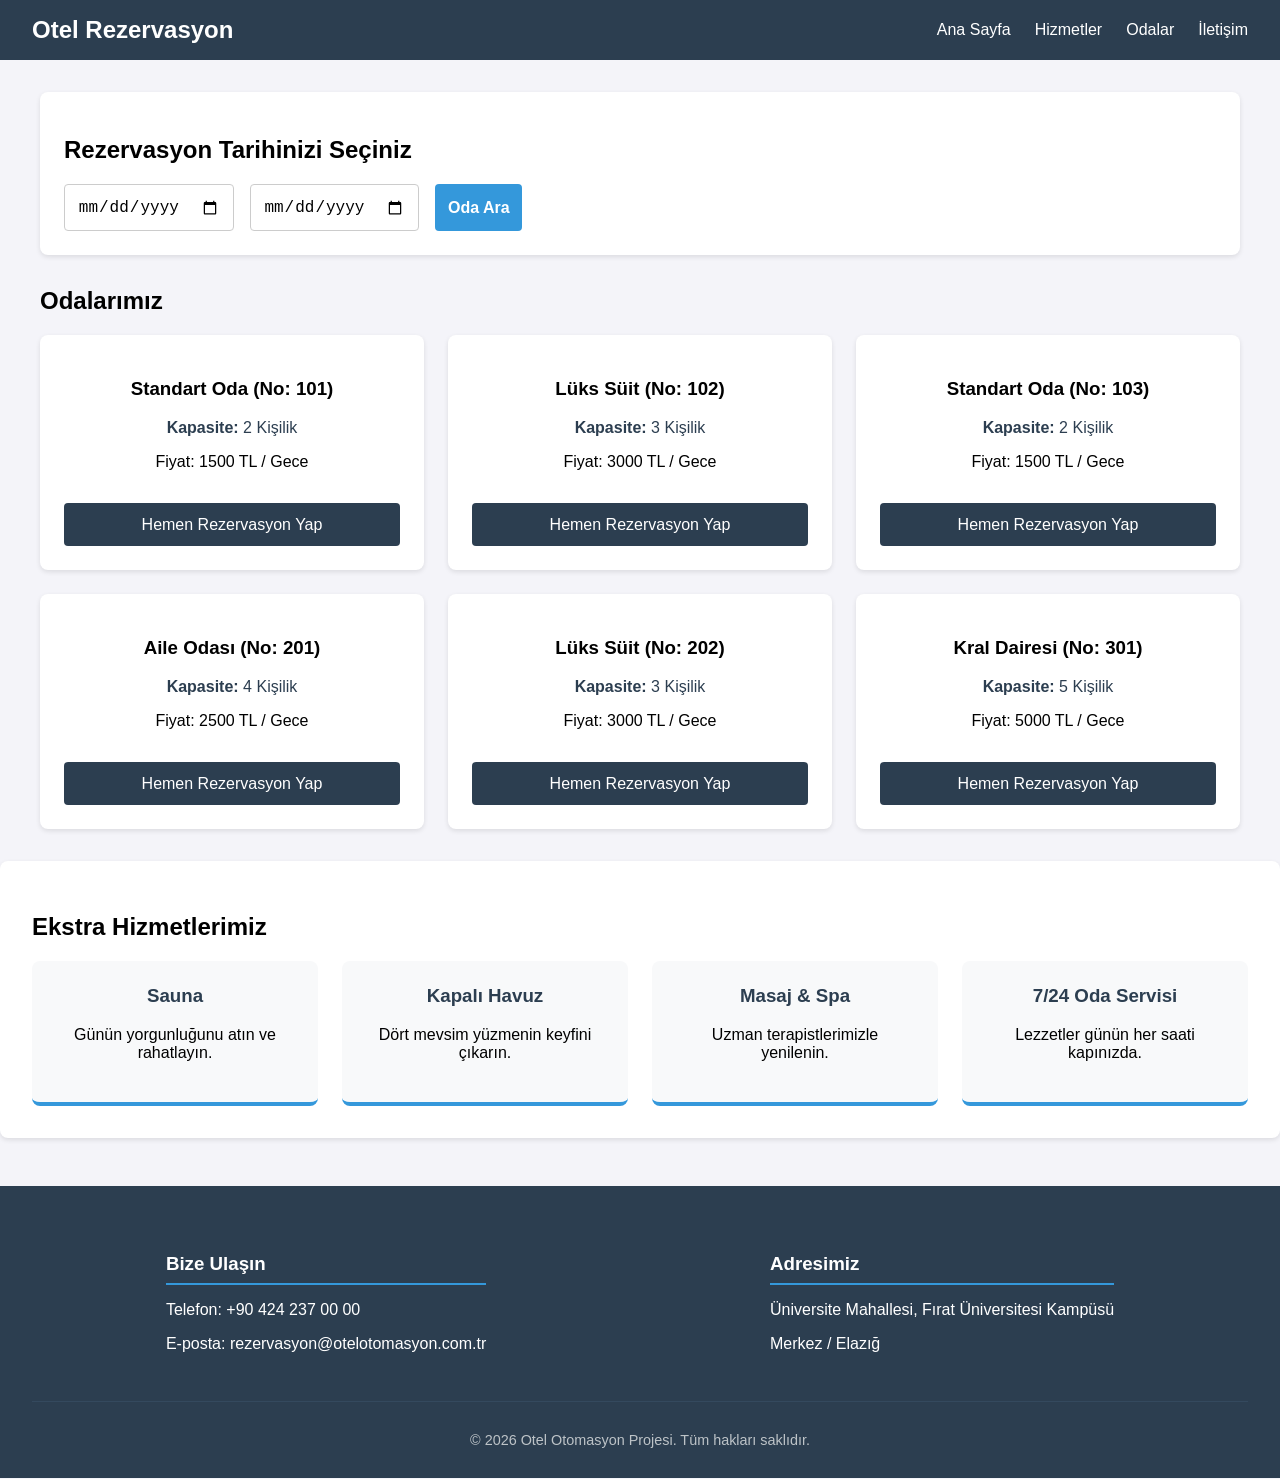
<file: OneDrive/Ekler/Masaüstü/otelotomasyonu_frontend/Otel-Otomasyonu/frontend/index.html>
<!DOCTYPE html>
<html lang="tr">

<head>
    <meta charset="UTF-8">
    <meta name="viewport" content="width=device-width, initial-scale=1.0">
    <title>Otel Otomasyon Projesi</title>
    <link rel="stylesheet" href="stil.css">
</head>

<body>
    <header>
        <div class="logo">Otel Rezervasyon</div>
        <nav>
            <ul>
                <li><a href="#">Ana Sayfa</a></li>
                <li><a href="#hizmetlerimiz">Hizmetler</a></li>
                <li><a href="#odalarimiz">Odalar</a></li>
                <li><a href="#iletisim">İletişim</a></li>
            </ul>
        </nav>
    </header>

    <main>
        <section class="arama-kismi">
            <h2>Rezervasyon Tarihinizi Seçiniz</h2>
            <form id="aramaFormu">
                <input type="date" id="girisTarihi" required>
                <input type="date" id="cikisTarihi" required>
                <button type="submit">Oda Ara</button>
            </form>
        </section>



        <section id="odalarimiz" class="odalar-kismi">
            <h2>Odalarımız</h2>
            <div class="oda-izgarasi" id="odaListesi">
            </div>
        </section>
    </main>
    <section id="hizmetlerimiz" class="hizmetler-kismi">
        <h2>Ekstra Hizmetlerimiz</h2>
        <div class="hizmet-izgarasi">
            <div class="hizmet-karti">
                <h3>Sauna</h3>
                <p>Günün yorgunluğunu atın ve rahatlayın.</p>
            </div>
            <div class="hizmet-karti">
                <h3>Kapalı Havuz</h3>
                <p>Dört mevsim yüzmenin keyfini çıkarın.</p>
            </div>
            <div class="hizmet-karti">
                <h3>Masaj & Spa</h3>
                <p>Uzman terapistlerimizle yenilenin.</p>
            </div>
            <div class="hizmet-karti">
                <h3>7/24 Oda Servisi</h3>
                <p>Lezzetler günün her saati kapınızda.</p>
            </div>
        </div>
    </section>
    <footer id="iletisim">
        <div class="footer-icerik">
            <div class="footer-sutun">
                <h3>Bize Ulaşın</h3>
                <p>Telefon: +90 424 237 00 00</p>
                <p>E-posta: rezervasyon@otelotomasyon.com.tr</p>
            </div>
            <div class="footer-sutun">
                <h3>Adresimiz</h3>
                <p>Üniversite Mahallesi, Fırat Üniversitesi Kampüsü</p>
                <p>Merkez / Elazığ</p>
            </div>
        </div>
        <div class="footer-alt">
            <p>&copy; 2026 Otel Otomasyon Projesi. Tüm hakları saklıdır.</p>
        </div>
    </footer>

    <script src="islem.js"></script>
</body>

</html>
</file>
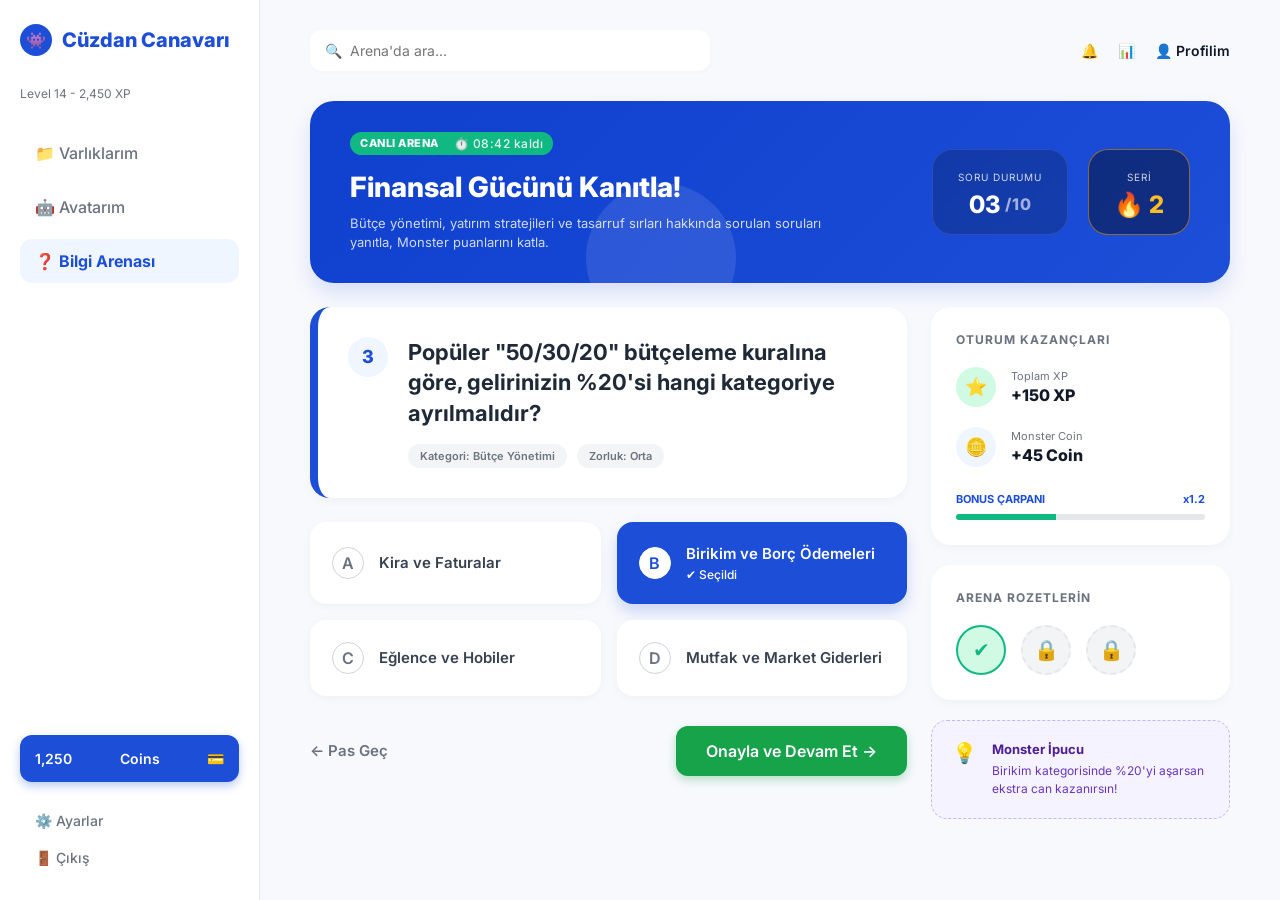
<file: quiz.html>
<!DOCTYPE html>
<html lang="tr">
<head>
    <meta charset="UTF-8">
    <meta name="viewport" content="width=device-width, initial-scale=1.0">
    <title>Cüzdan Canavarı - Bilgi Arenası</title>
    <link href="https://fonts.googleapis.com/css2?family=Inter:wght@400;500;600;700;800&display=swap" rel="stylesheet">
    <style>
        /* GENEL TASARIM AYARLARI */
        :root {
            --bg-body: #f8f9fd;
            --bg-sidebar: #ffffff;
            --primary-blue: #1d4ed8; /* Tasarımdaki koyu mavi */
            --primary-light: #eff6ff;
            --text-dark: #111827;
            --text-gray: #6b7280;
            --text-light: #9ca3af;
            --success-green: #10b981;
            --success-light: #d1fae5;
            --border-color: #e5e7eb;
        }

        * { margin: 0; padding: 0; box-sizing: border-box; font-family: 'Inter', sans-serif; }
        body { background-color: var(--bg-body); display: flex; height: 100vh; overflow: hidden; color: var(--text-dark); }

        /* --- SOL MENÜ (SIDEBAR) --- */
        .sidebar {
            width: 260px; background: var(--bg-sidebar); border-right: 1px solid var(--border-color);
            display: flex; flex-direction: column; padding: 24px 20px;
        }
        .brand { font-size: 20px; font-weight: 800; color: var(--primary-blue); margin-bottom: 30px; display: flex; align-items: center; gap: 10px; }
        .brand-icon { background: var(--primary-blue); color: white; width: 32px; height: 32px; border-radius: 50%; display: flex; align-items: center; justify-content: center; font-size: 16px;}
        
        .user-profile-badge { display: flex; align-items: center; gap: 12px; margin-bottom: 30px; }
        .user-info h4 { font-size: 14px; margin:0; font-weight: 700;}
        .user-info p { font-size: 12px; color: var(--text-gray); margin:0; }

        .nav-links { list-style: none; flex: 1; }
        .nav-links li { margin-bottom: 10px; }
        .nav-links a { display: flex; align-items: center; gap: 12px; text-decoration: none; color: var(--text-gray); font-weight: 500; padding: 12px 15px; border-radius: 12px; transition: 0.2s; }
        .nav-links a.active { background: var(--primary-light); color: var(--primary-blue); font-weight: 700;}
        .nav-links a:hover:not(.active) { background: #f9fafb; color: var(--text-dark); }

        /* Tasarımdaki Mavi Coin Butonu */
        .coins-btn {
            background: var(--primary-blue); color: white; border: none; padding: 15px; border-radius: 12px;
            font-weight: 600; width: 100%; margin-bottom: 20px; cursor: pointer; display: flex; align-items: center; justify-content: space-between; font-size: 14px; box-shadow: 0 4px 10px rgba(29, 78, 216, 0.3);
        }
        .bottom-links a { display: block; color: var(--text-gray); text-decoration: none; padding: 10px 15px; font-size: 14px; font-weight: 500;}

        /* --- ANA İÇERİK --- */
        .main-content { flex: 1; padding: 30px 50px; overflow-y: auto; display: flex; flex-direction: column; }
        
        .header { display: flex; justify-content: space-between; align-items: center; margin-bottom: 30px; }
        .search-area { flex: 1; max-width: 400px; position: relative; }
        .search-area input { width: 100%; padding: 12px 15px 12px 40px; border: none; border-radius: 12px; background: white; font-size: 14px; outline: none; box-shadow: 0 2px 5px rgba(0,0,0,0.02);}
        .search-area::before { content: "🔍"; position: absolute; left: 15px; top: 12px; color: var(--text-gray); font-size: 14px; }
        .header-icons { display: flex; align-items: center; gap: 20px; font-weight: 600; font-size: 14px;}

        /* --- MAVİ BANNER --- */
        .arena-banner {
            background: linear-gradient(135deg, #0f40ce, #1d4ed8);
            border-radius: 24px; padding: 30px 40px; color: white; display: flex; justify-content: space-between; align-items: center; margin-bottom: 24px; box-shadow: 0 10px 20px rgba(29, 78, 216, 0.15); position: relative; overflow: hidden;
        }
        .banner-bg-circle { position: absolute; bottom: -50px; left: 30%; width: 150px; height: 150px; background: rgba(255,255,255,0.1); border-radius: 50%; }
        .banner-content { position: relative; z-index: 2; max-width: 60%; }
        .live-tag { background: #10b981; color: white; padding: 4px 10px; border-radius: 20px; font-size: 11px; font-weight: 800; letter-spacing: 0.5px; display: inline-flex; align-items: center; gap: 5px; margin-bottom: 15px;}
        .timer { font-size: 12px; font-weight: 500; margin-left: 10px; opacity: 0.9;}
        .banner-content h1 { font-size: 28px; font-weight: 800; margin-bottom: 10px; }
        .banner-content p { font-size: 13px; opacity: 0.8; line-height: 1.5; }
        
        .banner-stats { display: flex; gap: 20px; position: relative; z-index: 2;}
        .stat-circle { background: rgba(0,0,0,0.2); backdrop-filter: blur(5px); border-radius: 20px; padding: 15px 25px; text-align: center; border: 1px solid rgba(255,255,255,0.1);}
        .stat-circle span { font-size: 10px; opacity: 0.8; text-transform: uppercase; letter-spacing: 1px; }
        .stat-circle h3 { font-size: 24px; font-weight: 800; margin-top: 5px; display: flex; align-items: center; justify-content: center; gap: 5px;}

        /* --- GRID DÜZENİ --- */
        .quiz-layout { display: grid; grid-template-columns: 2fr 1fr; gap: 24px; }

        /* Sol Sütun: Soru ve Şıklar */
        .question-card { background: white; border-radius: 20px; padding: 30px; box-shadow: 0 4px 10px rgba(0,0,0,0.03); margin-bottom: 24px; border-left: 8px solid var(--primary-blue); display: flex; gap: 20px; align-items: flex-start;}
        .q-number { width: 40px; height: 40px; background: var(--primary-light); color: var(--primary-blue); border-radius: 50%; display: flex; align-items: center; justify-content: center; font-weight: 800; font-size: 18px; flex-shrink: 0;}
        .q-content h2 { font-size: 22px; font-weight: 700; color: #1f2937; line-height: 1.4; margin-bottom: 15px;}
        .q-tags { display: flex; gap: 10px; }
        .tag { background: #f3f4f6; color: var(--text-gray); font-size: 11px; padding: 5px 12px; border-radius: 20px; font-weight: 600;}

        /* Şıklar Grid'i */
        .options-grid { display: grid; grid-template-columns: 1fr 1fr; gap: 16px; margin-bottom: 30px;}
        .option-card { background: white; border: 2px solid transparent; border-radius: 16px; padding: 20px; display: flex; align-items: center; gap: 15px; cursor: pointer; transition: 0.2s; box-shadow: 0 2px 8px rgba(0,0,0,0.04);}
        .option-card:hover { border-color: var(--primary-light); transform: translateY(-2px); }
        .opt-letter { width: 32px; height: 32px; border-radius: 50%; border: 1px solid #d1d5db; display: flex; align-items: center; justify-content: center; font-weight: 600; color: var(--text-gray); background: white;}
        .opt-text { font-weight: 600; font-size: 15px; color: #374151;}
        
        /* Seçili Şık Stili */
        .option-card.selected { background: var(--primary-blue); border-color: var(--primary-blue); box-shadow: 0 8px 15px rgba(29, 78, 216, 0.2);}
        .option-card.selected .opt-letter { border-color: white; color: var(--primary-blue); }
        .option-card.selected .opt-text { color: white; }
        .selected-icon { display: none; color: white; font-size: 12px; margin-top: 4px; font-weight: 500;}
        .option-card.selected .selected-icon { display: block; }

        /* Alt Butonlar */
        .action-buttons { display: flex; justify-content: space-between; align-items: center; }
        .btn-pass { background: none; border: none; font-weight: 600; color: var(--text-gray); cursor: pointer; font-size: 15px; display: flex; align-items: center; gap: 5px;}
        .btn-pass:hover { color: var(--text-dark); }
        .btn-confirm { background: #16a34a; color: white; border: none; padding: 15px 30px; border-radius: 12px; font-weight: 600; font-size: 16px; cursor: pointer; box-shadow: 0 4px 10px rgba(22, 163, 74, 0.3); transition: 0.2s; display: flex; align-items: center; gap: 8px;}
        .btn-confirm:hover { background: #15803d; transform: translateY(-2px);}

        /* Sağ Sütun: İstatistik ve Rozetler */
        .side-card { background: white; border-radius: 20px; padding: 25px; box-shadow: 0 4px 10px rgba(0,0,0,0.03); margin-bottom: 20px;}
        .side-card h3 { font-size: 12px; text-transform: uppercase; color: var(--text-gray); letter-spacing: 1px; margin-bottom: 20px;}
        
        .earnings-list { display: flex; flex-direction: column; gap: 20px; margin-bottom: 25px;}
        .earning-item { display: flex; align-items: center; gap: 15px; }
        .earning-icon { width: 40px; height: 40px; background: var(--success-light); color: var(--success-green); border-radius: 50%; display: flex; align-items: center; justify-content: center; font-size: 18px;}
        .earning-text p { font-size: 11px; color: var(--text-gray); margin-bottom: 2px;}
        .earning-text h4 { font-size: 16px; font-weight: 800; color: var(--text-dark);}
        
        .bonus-bar-container { margin-top: 10px; }
        .bonus-header { display: flex; justify-content: space-between; font-size: 11px; font-weight: 700; color: var(--primary-blue); margin-bottom: 8px;}
        .bonus-bg { height: 6px; background: #e5e7eb; border-radius: 4px; overflow: hidden;}
        .bonus-fill { height: 100%; background: var(--success-green); width: 40%;}

        /* Rozetler */
        .badges-container { display: flex; gap: 15px; }
        .badge-slot { width: 50px; height: 50px; background: #f3f4f6; border-radius: 50%; display: flex; align-items: center; justify-content: center; color: #d1d5db; font-size: 20px; border: 2px dashed #e5e7eb;}
        .badge-slot.active { background: var(--success-light); border: 2px solid var(--success-green); color: var(--success-green);}

        /* İpucu Kartı */
        .tip-card { background: #f5f3ff; border: 1px dashed #c4b5fd; border-radius: 16px; padding: 20px; display: flex; gap: 15px; align-items: flex-start;}
        .tip-icon { color: #6d28d9; font-size: 20px; }
        .tip-text h4 { font-size: 13px; color: #4c1d95; margin-bottom: 5px; font-weight: 700;}
        .tip-text p { font-size: 12px; color: #5b21b6; line-height: 1.5; opacity: 0.9;}

    </style>
</head>
<body>

    <aside class="sidebar">
        <div class="brand">
            <div class="brand-icon">👾</div>
            Cüzdan Canavarı
        </div>
        
        <div class="user-profile-badge">
            <div class="user-info">
                <h4 style="color: var(--text-gray); font-size: 12px; font-weight: normal;">Level 14 - 2,450 XP</h4>
            </div>
        </div>

        <ul class="nav-links">
            <li><a href="index.html">📁 Varlıklarım</a></li>
            <li><a href="avatar.html">🤖 Avatarım</a></li>
            <li><a href="#" class="active">❓ Bilgi Arenası</a></li>
        </ul>

        <div class="bottom-section" style="margin-top: auto;">
            <button class="coins-btn">
                <span id="sidebar-coins">1,250</span> Coins
                <span>💳</span>
            </button>
            <div class="bottom-links">
                <a href="#">⚙️ Ayarlar</a>
                <a href="#">🚪 Çıkış</a>
            </div>
        </div>
    </aside>

    <main class="main-content">
        
        <div class="header">
            <div class="search-area">
                <input type="text" placeholder="Arena'da ara...">
            </div>
            <div class="header-icons">
                <span>🔔</span> <span>📊</span> <span>👤 Profilim</span>
            </div>
        </div>

        <div class="arena-banner">
            <div class="banner-bg-circle"></div>
            <div class="banner-content">
                <div class="live-tag">CANLI ARENA <span class="timer">⏱️ 08:42 kaldı</span></div>
                <h1>Finansal Gücünü Kanıtla!</h1>
                <p>Bütçe yönetimi, yatırım stratejileri ve tasarruf sırları hakkında sorulan soruları yanıtla, Monster puanlarını katla.</p>
            </div>
            
            <div class="banner-stats">
                <div class="stat-circle">
                    <span>SORU DURUMU</span>
                    <h3>03 <span style="font-size: 16px; opacity:0.6;">/10</span></h3>
                </div>
                <div class="stat-circle" style="background: rgba(0,0,0,0.4); border-color: rgba(255,165,0,0.5);">
                    <span>SERİ</span>
                    <h3 style="color: #fbbf24;">🔥 2</h3>
                </div>
            </div>
        </div>

        <div class="quiz-layout">
            
            <div class="quiz-main">
                <div class="question-card">
                    <div class="q-number">3</div>
                    <div class="q-content">
                        <h2>Popüler "50/30/20" bütçeleme kuralına göre, gelirinizin %20'si hangi kategoriye ayrılmalıdır?</h2>
                        <div class="q-tags">
                            <span class="tag">Kategori: Bütçe Yönetimi</span>
                            <span class="tag">Zorluk: Orta</span>
                        </div>
                    </div>
                </div>

                <div class="options-grid">
                    <div class="option-card" onclick="selectOption(this)">
                        <div class="opt-letter">A</div>
                        <div class="opt-text">
                            Kira ve Faturalar
                            <div class="selected-icon">✔ Seçildi</div>
                        </div>
                    </div>
                    <div class="option-card selected" onclick="selectOption(this)" data-correct="true">
                        <div class="opt-letter">B</div>
                        <div class="opt-text">
                            Birikim ve Borç Ödemeleri
                            <div class="selected-icon">✔ Seçildi</div>
                        </div>
                    </div>
                    <div class="option-card" onclick="selectOption(this)">
                        <div class="opt-letter">C</div>
                        <div class="opt-text">
                            Eğlence ve Hobiler
                            <div class="selected-icon">✔ Seçildi</div>
                        </div>
                    </div>
                    <div class="option-card" onclick="selectOption(this)">
                        <div class="opt-letter">D</div>
                        <div class="opt-text">
                            Mutfak ve Market Giderleri
                            <div class="selected-icon">✔ Seçildi</div>
                        </div>
                    </div>
                </div>

                <div class="action-buttons">
                    <button class="btn-pass">← Pas Geç</button>
                    <button class="btn-confirm" onclick="checkAnswer()">Onayla ve Devam Et →</button>
                </div>
            </div>

            <div class="quiz-sidebar">
                
                <div class="side-card">
                    <h3>OTURUM KAZANÇLARI</h3>
                    <div class="earnings-list">
                        <div class="earning-item">
                            <div class="earning-icon">⭐</div>
                            <div class="earning-text">
                                <p>Toplam XP</p>
                                <h4>+150 XP</h4>
                            </div>
                        </div>
                        <div class="earning-item">
                            <div class="earning-icon" style="color:#1d4ed8; background: #eff6ff;">🪙</div>
                            <div class="earning-text">
                                <p>Monster Coin</p>
                                <h4 id="session-coin-display">+45 Coin</h4>
                            </div>
                        </div>
                    </div>
                    <div class="bonus-bar-container">
                        <div class="bonus-header"><span>BONUS ÇARPANI</span> <span>x1.2</span></div>
                        <div class="bonus-bg"><div class="bonus-fill"></div></div>
                    </div>
                </div>

                <div class="side-card">
                    <h3>Arena Rozetlerin</h3>
                    <div class="badges-container">
                        <div class="badge-slot active">✔</div>
                        <div class="badge-slot">🔒</div>
                        <div class="badge-slot">🔒</div>
                    </div>
                </div>

                <div class="tip-card">
                    <div class="tip-icon">💡</div>
                    <div class="tip-text">
                        <h4>Monster İpucu</h4>
                        <p>Birikim kategorisinde %20'yi aşarsan ekstra can kazanırsın!</p>
                    </div>
                </div>

            </div>
        </div>

    </main>

    <script>
        // Sayfalar Arası Coin Taşıma Mantığı (Hackathon için LocalStorage)
        let userCoins = 1250;
        let sessionCoins = 45; // Bu oturumda kazanılan

        // Sayfa yüklendiğinde LocalStorage'dan coini çek (varsa)
        window.onload = function() {
            if(localStorage.getItem("monsterCoins")) {
                userCoins = parseInt(localStorage.getItem("monsterCoins"));
            }
            updateCoinUI();
        }

        function updateCoinUI() {
            // Sidebar'ı güncelle
            document.getElementById('sidebar-coins').innerText = userCoins.toLocaleString();
            // Oturum kazancını güncelle
            document.getElementById('session-coin-display').innerText = "+" + sessionCoins + " Coin";
        }

        // Şık Seçimi Etkileşimi
        function selectOption(clickedElement) {
            // Önce tüm şıklardan 'selected' sınıfını kaldır
            let options = document.querySelectorAll('.option-card');
            options.forEach(opt => opt.classList.remove('selected'));
            
            // Sadece tıklanana 'selected' sınıfını ekle
            clickedElement.classList.add('selected');
        }

        // Onaylama ve Para Kazanma
        function checkAnswer() {
            // Seçili olan şıkkı bul
            let selectedOption = document.querySelector('.option-card.selected');
            
            if(!selectedOption) {
                alert("Lütfen önce bir şık seçin!");
                return;
            }

            // Doğru mu kontrol et (Biz B şıkkına data-correct="true" verdik)
            if(selectedOption.getAttribute('data-correct') === 'true') {
                // Doğru bildi! Coin ver.
                let kazanilan = 50;
                userCoins += kazanilan;
                sessionCoins += kazanilan;
                
                // Diğer sayfalarda da görünmesi için LocalStorage'a kaydet
                localStorage.setItem("monsterCoins", userCoins);
                
                updateCoinUI();
                
                // Başarı efekti
                selectedOption.style.backgroundColor = "#10b981"; // Yeşile çevir
                selectedOption.style.borderColor = "#10b981";
                alert("🎉 Doğru Cevap! 50 Monster Coin kazandın. Avatar mağazasına gidip harcayabilirsin!");
                
                // Burada normalde Ajax ile sonraki soruya geçilir
            } else {
                // Yanlış cevap
                selectedOption.style.backgroundColor = "#ef4444"; // Kırmızıya çevir
                selectedOption.style.borderColor = "#ef4444";
                alert("❌ Maalesef yanlış cevap. 50/30/20 kuralında %20 Birikime ayrılır. Canavarın biraz üzüldü.");
            }
        }
    </script>
</body>
</html>
</file>
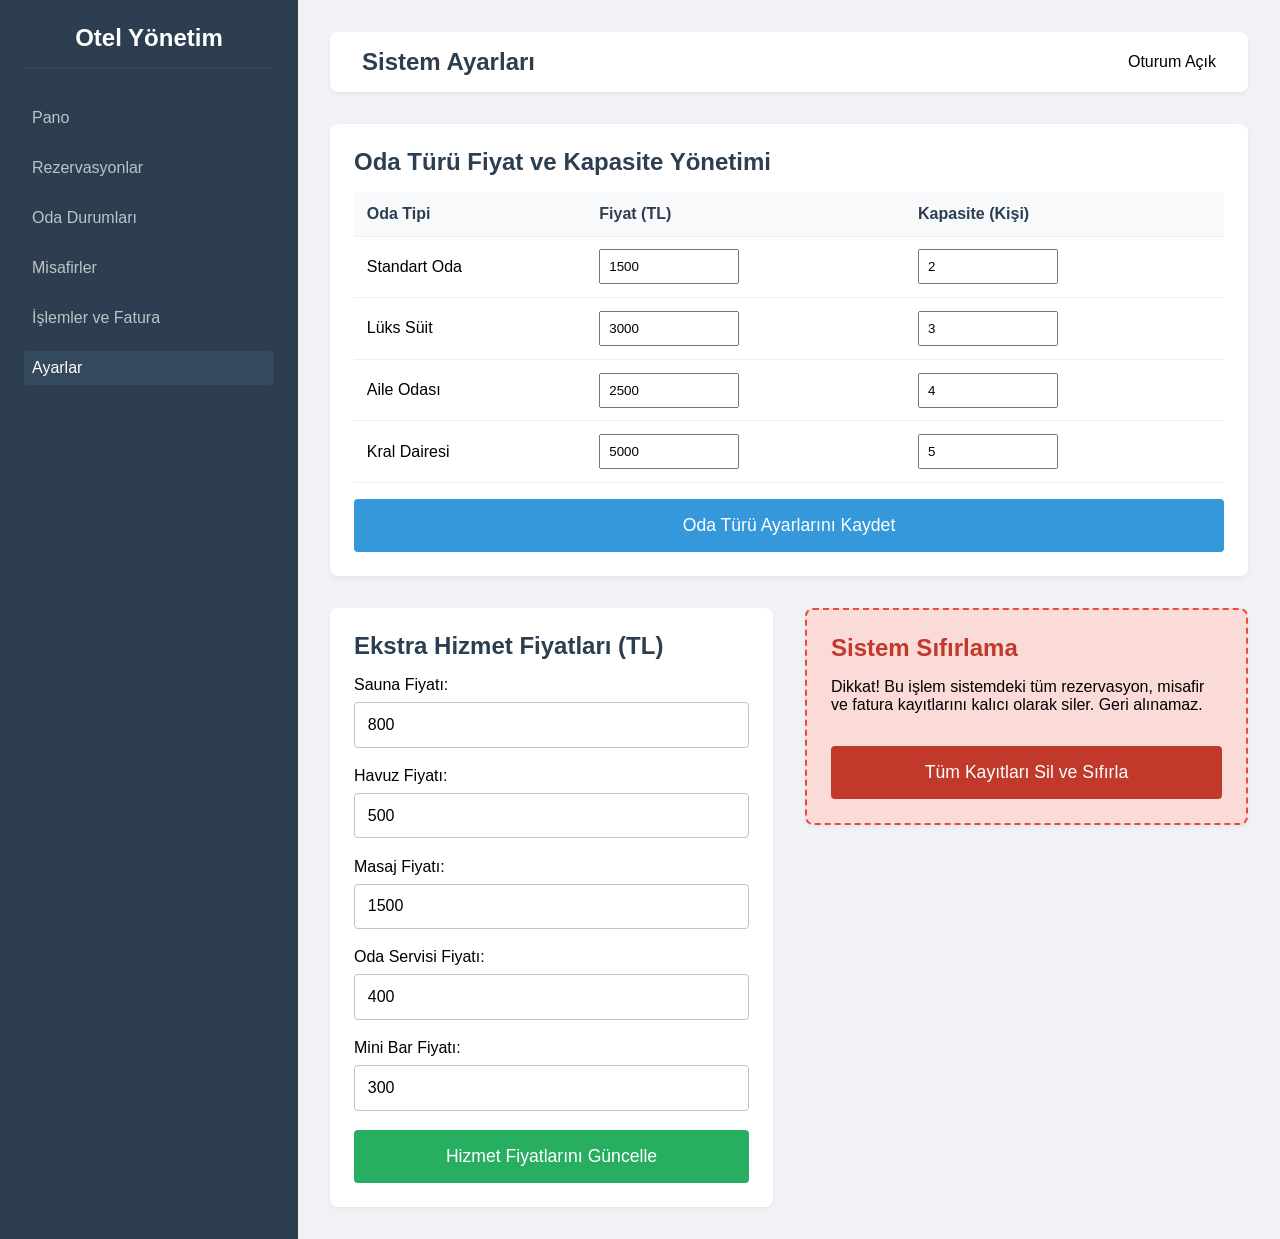
<file: OneDrive/Ekler/Masaüstü/otelotomasyonu_frontend/Otel-Otomasyonu/frontend/admin-ayarlar.html>
<!DOCTYPE html>
<html lang="tr">

<head>
    <meta charset="UTF-8">
    <meta name="viewport" content="width=device-width, initial-scale=1.0">
    <title>Yönetici Panosu - Ayarlar</title>
    <link rel="stylesheet" href="admin.css">
    <style>
        .ayarlar-ana-kapsayici {
            display: flex;
            flex-direction: column;
            gap: 2rem;
        }

        .ayarlar-izgarasi {
            display: grid;
            grid-template-columns: 1fr 1fr;
            gap: 2rem;
            align-items: start;
        }

        .form-grubu {
            margin-bottom: 1.2rem;
            display: flex;
            flex-direction: column;
            gap: 0.5rem;
        }

        .form-grubu input {
            padding: 0.8rem;
            border: 1px solid #bdc3c7;
            border-radius: 4px;
            font-size: 1rem;
        }

        .tehlikeli-alan {
            border: 2px dashed #e74c3c;
            background-color: #fadbd8;
        }

        .tehlikeli-alan h2 {
            color: #c0392b;
        }

        .oda-ayarlari-tablosu {
            width: 100%;
            border-collapse: collapse;
            margin-top: 1rem;
        }

        .oda-ayarlari-tablosu th,
        .oda-ayarlari-tablosu td {
            padding: 0.8rem;
            border-bottom: 1px solid #ecf0f1;
            text-align: left;
        }

        .oda-ayarlari-tablosu input {
            width: 120px;
            padding: 0.5rem;
        }
    </style>
</head>

<body>
    <div class="yonetici-kapsayici">
        <aside class="yan-menu">
            <div class="logo">Otel Yönetim</div>
            <nav>
                <ul>
                    <li><a href="admin.html">Pano</a></li>
                    <li><a href="admin-rezervasyonlar.html">Rezervasyonlar</a></li>
                    <li><a href="admin-odalar.html">Oda Durumları</a></li>
                    <li><a href="admin-misafirler.html">Misafirler</a></li>
                    <li><a href="admin-islemler.html">İşlemler ve Fatura</a></li>
                    <li><a href="admin-ayarlar.html" class="aktif">Ayarlar</a></li>
                </ul>
            </nav>
        </aside>

        <main class="ana-icerik">
            <header class="ust-bilgi">
                <h1>Sistem Ayarları</h1>
                <div class="kullanici-bilgisi">Oturum Açık</div>
            </header>

            <div class="ayarlar-ana-kapsayici">

                <section class="tablo-alani">
                    <div class="tablo-baslik">
                        <h2>Oda Türü Fiyat ve Kapasite Yönetimi</h2>
                    </div>
                    <form id="odaAyarlariFormu">
                        <table class="oda-ayarlari-tablosu">
                            <thead>
                                <tr>
                                    <th>Oda Tipi</th>
                                    <th>Fiyat (TL)</th>
                                    <th>Kapasite (Kişi)</th>
                                </tr>
                            </thead>
                            <tbody id="odaAyarlariGovdesi">
                            </tbody>
                        </table>
                        <button type="submit" class="islem-butonu"
                            style="width: 100%; padding: 1rem; font-size: 1.1rem; background-color: #3498db; margin-top: 1rem;">Oda
                            Türü Ayarlarını Kaydet</button>
                    </form>
                </section>

                <div class="ayarlar-izgarasi">
                    <section class="tablo-alani">
                        <div class="tablo-baslik">
                            <h2>Ekstra Hizmet Fiyatları (TL)</h2>
                        </div>
                        <form id="fiyatAyarlariFormu">
                            <div class="form-grubu">
                                <label for="saunaFiyati">Sauna Fiyatı:</label>
                                <input type="number" id="saunaFiyati" min="0" required>
                            </div>
                            <div class="form-grubu">
                                <label for="havuzFiyati">Havuz Fiyatı:</label>
                                <input type="number" id="havuzFiyati" min="0" required>
                            </div>
                            <div class="form-grubu">
                                <label for="masajFiyati">Masaj Fiyatı:</label>
                                <input type="number" id="masajFiyati" min="0" required>
                            </div>
                            <div class="form-grubu">
                                <label for="odaServisiFiyati">Oda Servisi Fiyatı:</label>
                                <input type="number" id="odaServisiFiyati" min="0" required>
                            </div>
                            <div class="form-grubu">
                                <label for="miniBarFiyati">Mini Bar Fiyatı:</label>
                                <input type="number" id="miniBarFiyati" min="0" required>
                            </div>
                            <button type="submit" class="islem-butonu"
                                style="width: 100%; padding: 1rem; font-size: 1.1rem; background-color: #27ae60;">Hizmet
                                Fiyatlarını Güncelle</button>
                        </form>
                    </section>

                    <section class="tablo-alani tehlikeli-alan">
                        <div class="tablo-baslik">
                            <h2>Sistem Sıfırlama</h2>
                        </div>
                        <p style="margin-bottom: 2rem;">Dikkat! Bu işlem sistemdeki tüm rezervasyon, misafir ve fatura
                            kayıtlarını kalıcı olarak siler. Geri alınamaz.</p>
                        <button id="sistemiSifirlaButonu" class="islem-butonu"
                            style="width: 100%; padding: 1rem; font-size: 1.1rem; background-color: #c0392b;">Tüm
                            Kayıtları Sil ve Sıfırla</button>
                    </section>
                </div>
            </div>
        </main>
    </div>
    <script src="admin-ayarlar.js"></script>
</body>

</html>
</file>
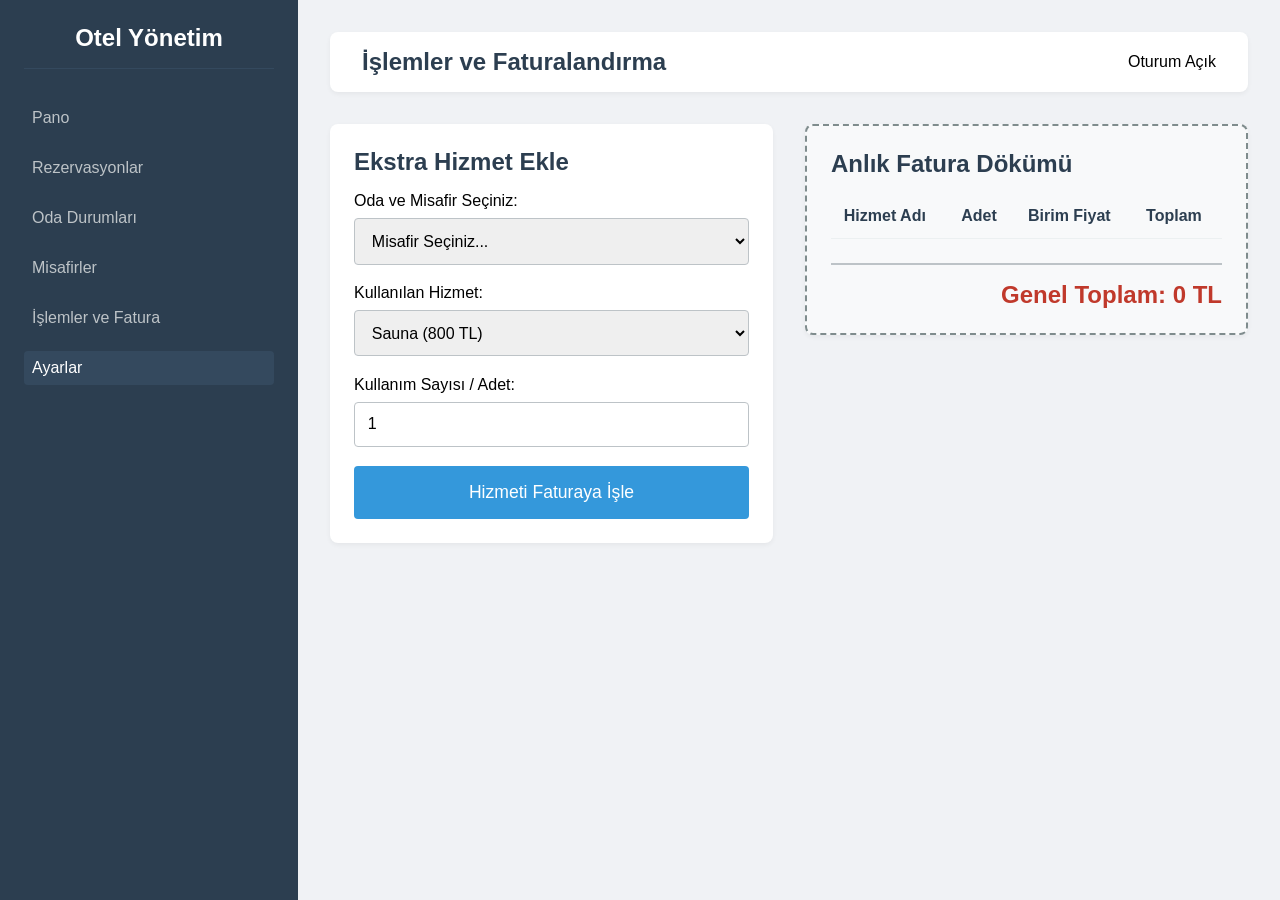
<file: OneDrive/Ekler/Masaüstü/otelotomasyonu_frontend/Otel-Otomasyonu/frontend/admin-islemler.html>
<!DOCTYPE html>
<html lang="tr">

<head>
    <meta charset="UTF-8">
    <meta name="viewport" content="width=device-width, initial-scale=1.0">
    <title>Yönetici Panosu - İşlemler ve Fatura</title>
    <link rel="stylesheet" href="admin.css">
    <style>
        .islem-izgarasi {
            display: grid;
            grid-template-columns: 1fr 1fr;
            gap: 2rem;
            align-items: start;
        }

        .form-grubu {
            margin-bottom: 1.2rem;
            display: flex;
            flex-direction: column;
            gap: 0.5rem;
        }

        .form-grubu select,
        .form-grubu input {
            padding: 0.8rem;
            border: 1px solid #bdc3c7;
            border-radius: 4px;
            font-size: 1rem;
        }

        .fatura-alani {
            background-color: #f8f9fa;
            border: 2px dashed #7f8c8d;
        }

        .toplam-tutar {
            font-size: 1.5rem;
            font-weight: bold;
            text-align: right;
            margin-top: 1.5rem;
            color: #c0392b;
            border-top: 2px solid #bdc3c7;
            padding-top: 1rem;
        }

        .fatura-tablosu {
            width: 100%;
            border-collapse: collapse;
            margin-top: 1rem;
        }

        .fatura-tablosu th,
        .fatura-tablosu td {
            padding: 0.8rem;
            border-bottom: 1px solid #ecf0f1;
            text-align: left;
        }
    </style>
</head>

<body>
    <div class="yonetici-kapsayici">
        <aside class="yan-menu">
            <div class="logo">Otel Yönetim</div>
            <nav>
                <ul>
                    <li><a href="admin.html">Pano</a></li>
                    <li><a href="admin-rezervasyonlar.html">Rezervasyonlar</a></li>
                    <li><a href="admin-odalar.html">Oda Durumları</a></li>
                    <li><a href="admin-misafirler.html">Misafirler</a></li>
                    <li><a href="admin-islemler.html">İşlemler ve Fatura</a></li>
                    <li><a href="admin-ayarlar.html" class="aktif">Ayarlar</a></li>
                </ul>
            </nav>
        </aside>

        <main class="ana-icerik">
            <header class="ust-bilgi">
                <h1>İşlemler ve Faturalandırma</h1>
                <div class="kullanici-bilgisi">Oturum Açık</div>
            </header>

            <div class="islem-izgarasi">
                <section class="tablo-alani">
                    <div class="tablo-baslik">
                        <h2>Ekstra Hizmet Ekle</h2>
                    </div>
                    <div class="form-grubu">
                        <label for="misafirSecimi">Oda ve Misafir Seçiniz:</label>
                        <select id="misafirSecimi">
                            <option value="">Misafir Seçiniz...</option>
                        </select>
                    </div>
                    <div class="form-grubu">
                        <label for="hizmetSecimi">Kullanılan Hizmet:</label>
                        <select id="hizmetSecimi">
                            <option value="Sauna">Sauna (800 TL)</option>
                            <option value="Havuz">Havuz (500 TL)</option>
                            <option value="Masaj">Masaj (1500 TL)</option>
                            <option value="Oda Servisi">Oda Servisi (400 TL)</option>
                            <option value="Mini Bar">Mini Bar (300 TL)</option>
                        </select>
                    </div>
                    <div class="form-grubu">
                        <label for="hizmetAdeti">Kullanım Sayısı / Adet:</label>
                        <input type="number" id="hizmetAdeti" min="1" value="1">
                    </div>
                    <button id="hizmetEkleButonu" class="islem-butonu"
                        style="width: 100%; padding: 1rem; font-size: 1.1rem;">Hizmeti Faturaya İşle</button>
                </section>

                <section class="tablo-alani fatura-alani">
                    <div class="tablo-baslik">
                        <h2>Anlık Fatura Dökümü</h2>
                    </div>
                    <table class="fatura-tablosu">
                        <thead>
                            <tr>
                                <th>Hizmet Adı</th>
                                <th>Adet</th>
                                <th>Birim Fiyat</th>
                                <th>Toplam</th>
                            </tr>
                        </thead>
                        <tbody id="faturaGovdesi">
                        </tbody>
                    </table>
                    <div class="toplam-tutar">Genel Toplam: <span id="genelToplam">0 TL</span></div>
                </section>
            </div>
        </main>
    </div>
    <script src="admin-islemler.js"></script>
</body>

</html>
</file>
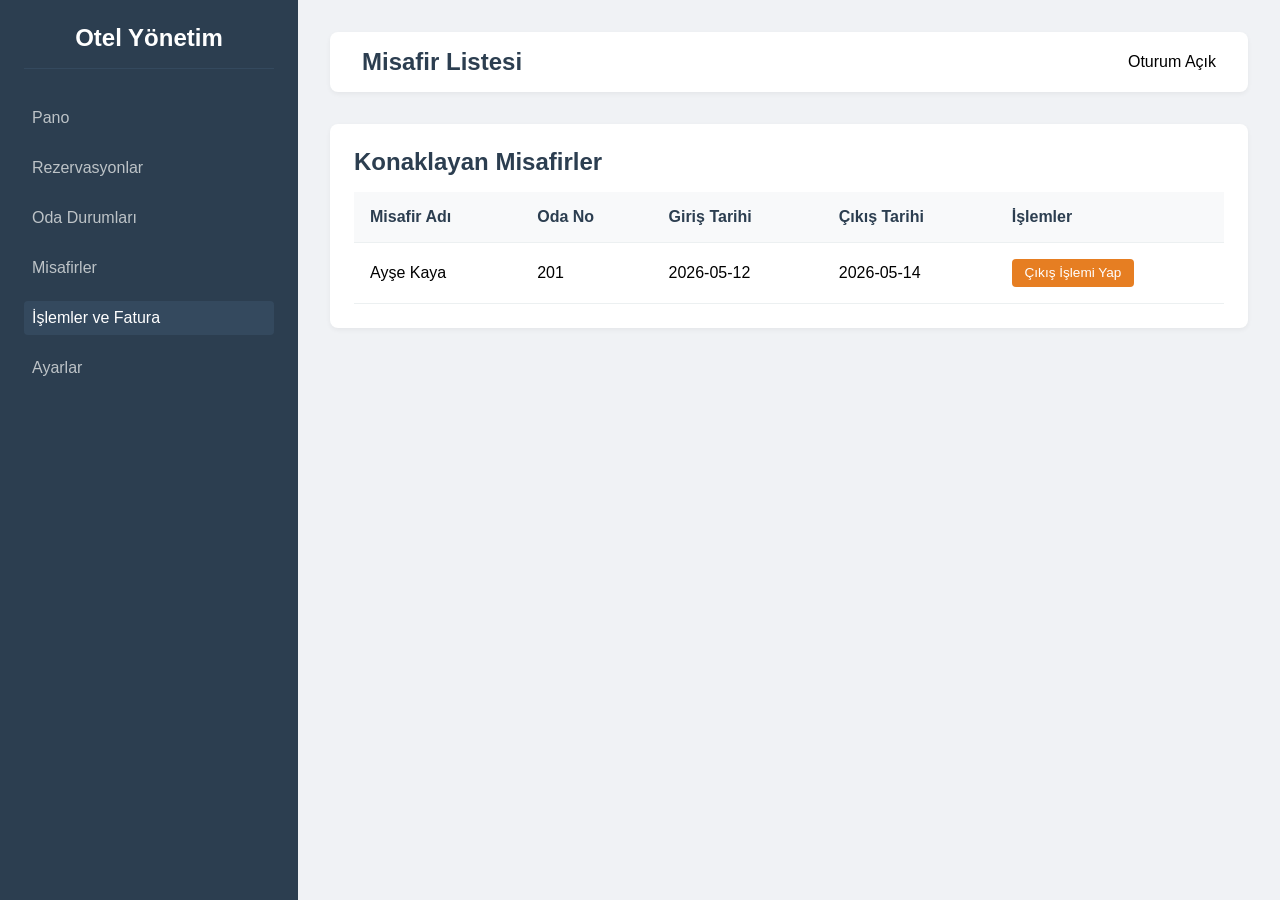
<file: OneDrive/Ekler/Masaüstü/otelotomasyonu_frontend/Otel-Otomasyonu/frontend/admin-misafirler.html>
<!DOCTYPE html>
<html lang="tr">

<head>
    <meta charset="UTF-8">
    <meta name="viewport" content="width=device-width, initial-scale=1.0">
    <title>Yönetici Panosu - Misafirler</title>
    <link rel="stylesheet" href="admin.css">
</head>

<body>
    <div class="yonetici-kapsayici">
        <aside class="yan-menu">
            <div class="logo">Otel Yönetim</div>
            <nav>
                <ul>
                    <li><a href="admin.html">Pano</a></li>
                    <li><a href="admin-rezervasyonlar.html">Rezervasyonlar</a></li>
                    <li><a href="admin-odalar.html">Oda Durumları</a></li>
                    <li><a href="admin-misafirler.html">Misafirler</a></li>
                    <li><a href="admin-islemler.html" class="aktif">İşlemler ve Fatura</a></li>
                    <li><a href="#">Ayarlar</a></li>
                </ul>
            </nav>
        </aside>

        <main class="ana-icerik">
            <header class="ust-bilgi">
                <h1>Misafir Listesi</h1>
                <div class="kullanici-bilgisi">Oturum Açık</div>
            </header>

            <section class="tablo-alani">
                <div class="tablo-baslik">
                    <h2>Konaklayan Misafirler</h2>
                </div>
                <table id="misafirTablosu">
                    <thead>
                        <tr>
                            <th>Misafir Adı</th>
                            <th>Oda No</th>
                            <th>Giriş Tarihi</th>
                            <th>Çıkış Tarihi</th>
                            <th>İşlemler</th>
                        </tr>
                    </thead>
                    <tbody id="misafirGovdesi">
                    </tbody>
                </table>
            </section>
        </main>
    </div>
    <script src="admin-misafirler.js"></script>
</body>

</html>
</file>
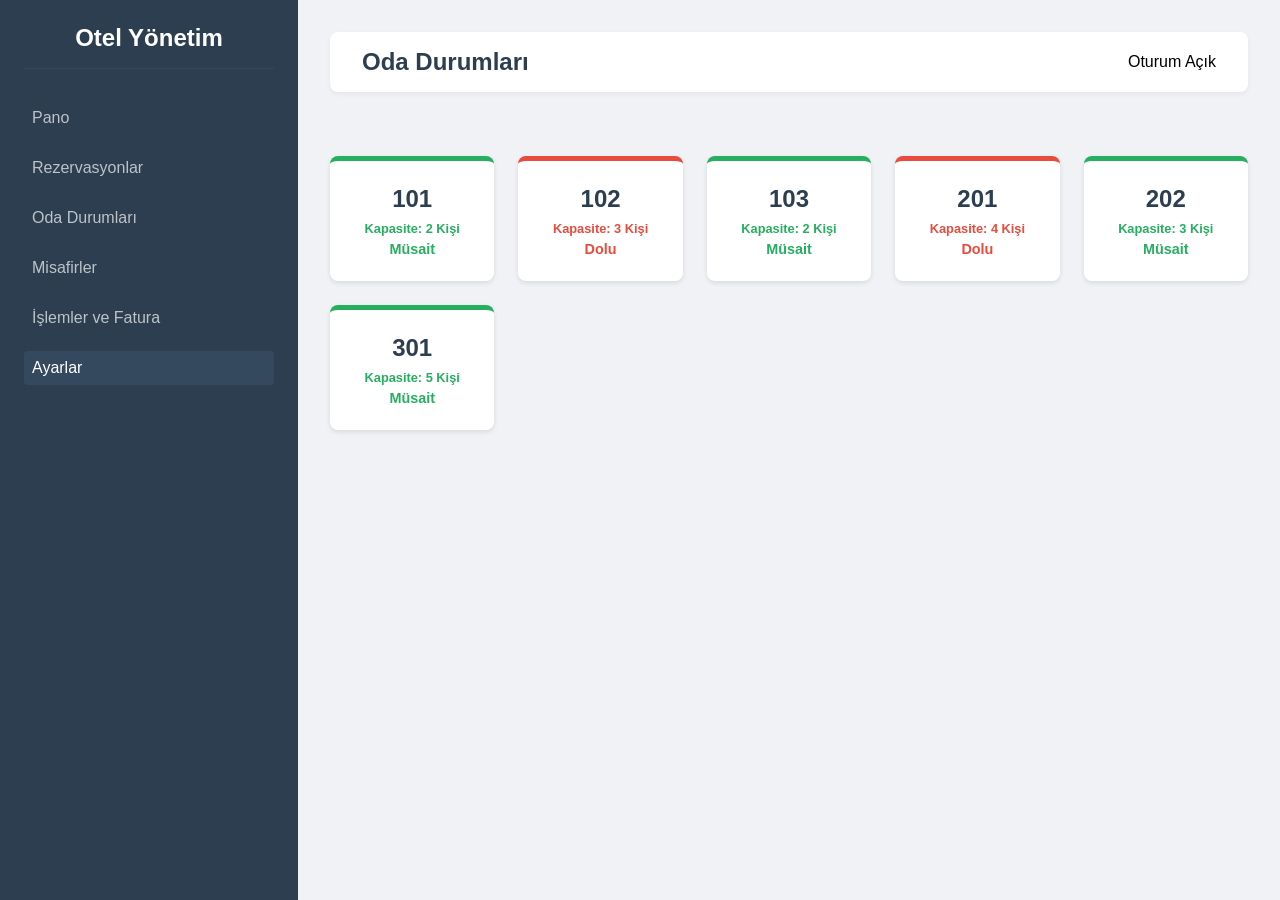
<file: OneDrive/Ekler/Masaüstü/otelotomasyonu_frontend/Otel-Otomasyonu/frontend/admin-odalar.html>
<!DOCTYPE html>
<html lang="tr">

<head>
    <meta charset="UTF-8">
    <meta name="viewport" content="width=device-width, initial-scale=1.0">
    <title>Yönetici Panosu - Oda Durumları</title>
    <link rel="stylesheet" href="admin.css">
    <style>
        .oda-durum-kapsayici {
            display: grid;
            grid-template-columns: repeat(auto-fill, minmax(150px, 1fr));
            gap: 1.5rem;
            margin-top: 2rem;
        }

        .oda-kutu {
            background-color: white;
            border-radius: 8px;
            padding: 1.5rem;
            text-align: center;
            box-shadow: 0 2px 5px rgba(0, 0, 0, 0.1);
            position: relative;
            overflow: hidden;
        }

        .oda-kutu h3 {
            margin: 0 0 0.5rem 0;
            font-size: 1.5rem;
            color: #2c3e50;
        }

        .oda-kutu p {
            margin: 0;
            font-size: 0.9rem;
            font-weight: bold;
        }

        .oda-bos {
            border-top: 5px solid #27ae60;
        }

        .oda-bos p {
            color: #27ae60;
        }

        .oda-dolu {
            border-top: 5px solid #e74c3c;
        }

        .oda-dolu p {
            color: #e74c3c;
        }
    </style>
</head>

<body>
    <div class="yonetici-kapsayici">
        <aside class="yan-menu">
            <div class="logo">Otel Yönetim</div>
            <nav>
                <ul>
                    <li><a href="admin.html">Pano</a></li>
                    <li><a href="admin-rezervasyonlar.html">Rezervasyonlar</a></li>
                    <li><a href="admin-odalar.html">Oda Durumları</a></li>
                    <li><a href="admin-misafirler.html">Misafirler</a></li>
                    <li><a href="admin-islemler.html">İşlemler ve Fatura</a></li>
                    <li><a href="admin-ayarlar.html" class="aktif">Ayarlar</a></li>
                </ul>
            </nav>
        </aside>

        <main class="ana-icerik">
            <header class="ust-bilgi">
                <h1>Oda Durumları</h1>
                <div class="kullanici-bilgisi">Oturum Açık</div>
            </header>

            <section class="oda-durum-kapsayici" id="adminOdaListesi">
            </section>
        </main>
    </div>
    <script src="admin-odalar.js"></script>
</body>

</html>
</file>
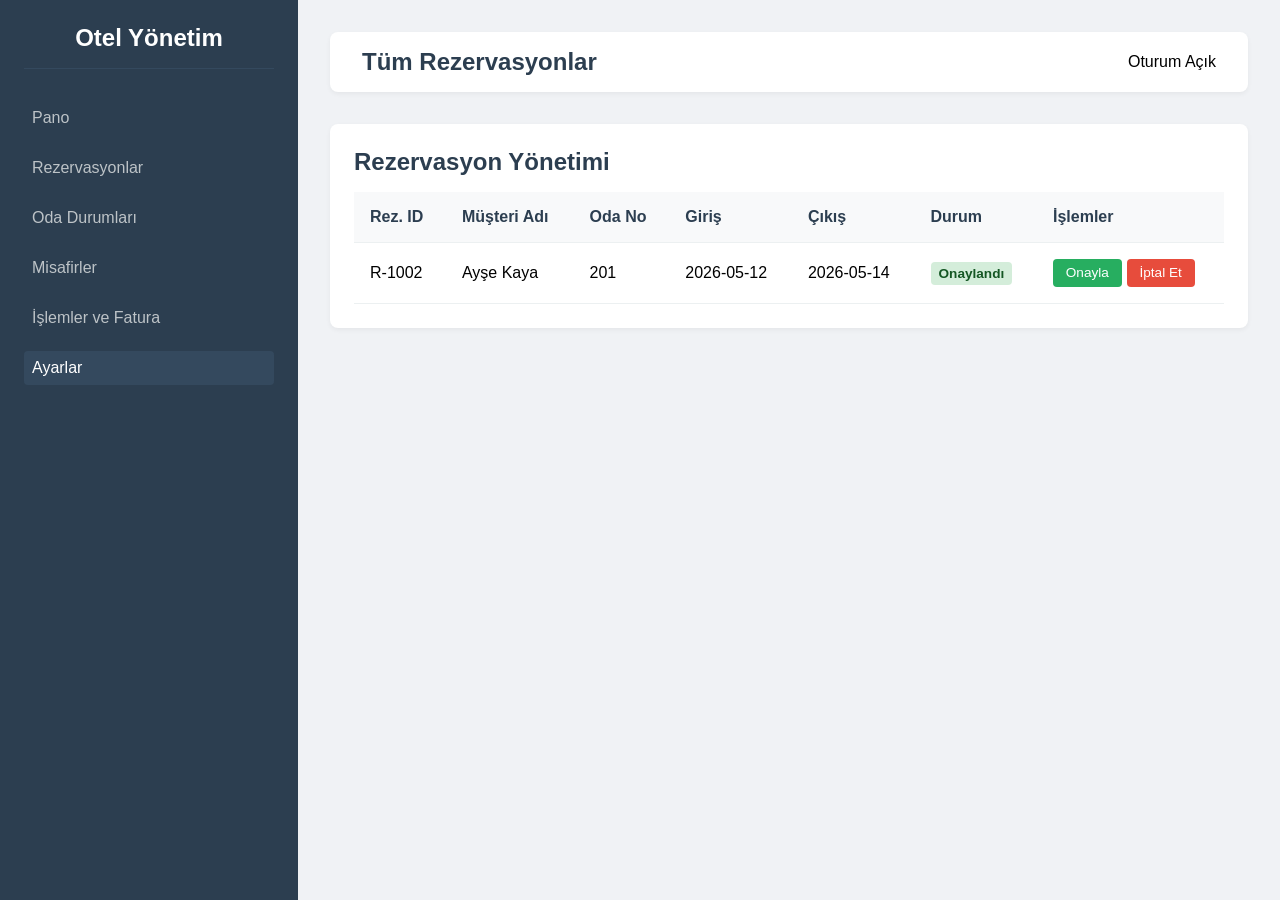
<file: OneDrive/Ekler/Masaüstü/otelotomasyonu_frontend/Otel-Otomasyonu/frontend/admin-rezervasyonlar.html>
<!DOCTYPE html>
<html lang="tr">

<head>
    <meta charset="UTF-8">
    <meta name="viewport" content="width=device-width, initial-scale=1.0">
    <title>Yönetici Panosu - Rezervasyonlar</title>
    <link rel="stylesheet" href="admin.css">
</head>

<body>
    <div class="yonetici-kapsayici">
        <aside class="yan-menu">
            <div class="logo">Otel Yönetim</div>
            <nav>
                <ul>
                    <li><a href="admin.html">Pano</a></li>
                    <li><a href="admin-rezervasyonlar.html">Rezervasyonlar</a></li>
                    <li><a href="admin-odalar.html">Oda Durumları</a></li>
                    <li><a href="admin-misafirler.html">Misafirler</a></li>
                    <li><a href="admin-islemler.html">İşlemler ve Fatura</a></li>
                    <li><a href="admin-ayarlar.html" class="aktif">Ayarlar</a></li>
                </ul>
            </nav>
        </aside>

        <main class="ana-icerik">
            <header class="ust-bilgi">
                <h1>Tüm Rezervasyonlar</h1>
                <div class="kullanici-bilgisi">Oturum Açık</div>
            </header>

            <section class="tablo-alani">
                <div class="tablo-baslik">
                    <h2>Rezervasyon Yönetimi</h2>
                </div>
                <table id="rezervasyonTablosu">
                    <thead>
                        <tr>
                            <th>Rez. ID</th>
                            <th>Müşteri Adı</th>
                            <th>Oda No</th>
                            <th>Giriş</th>
                            <th>Çıkış</th>
                            <th>Durum</th>
                            <th>İşlemler</th>
                        </tr>
                    </thead>
                    <tbody id="rezervasyonGovdesi">
                        <!-- Veriler buraya JS ile gelecek -->
                    </tbody>
                </table>
            </section>
        </main>
    </div>
    <script src="admin-rezervasyonlar.js"></script>
</body>

</html>
</file>
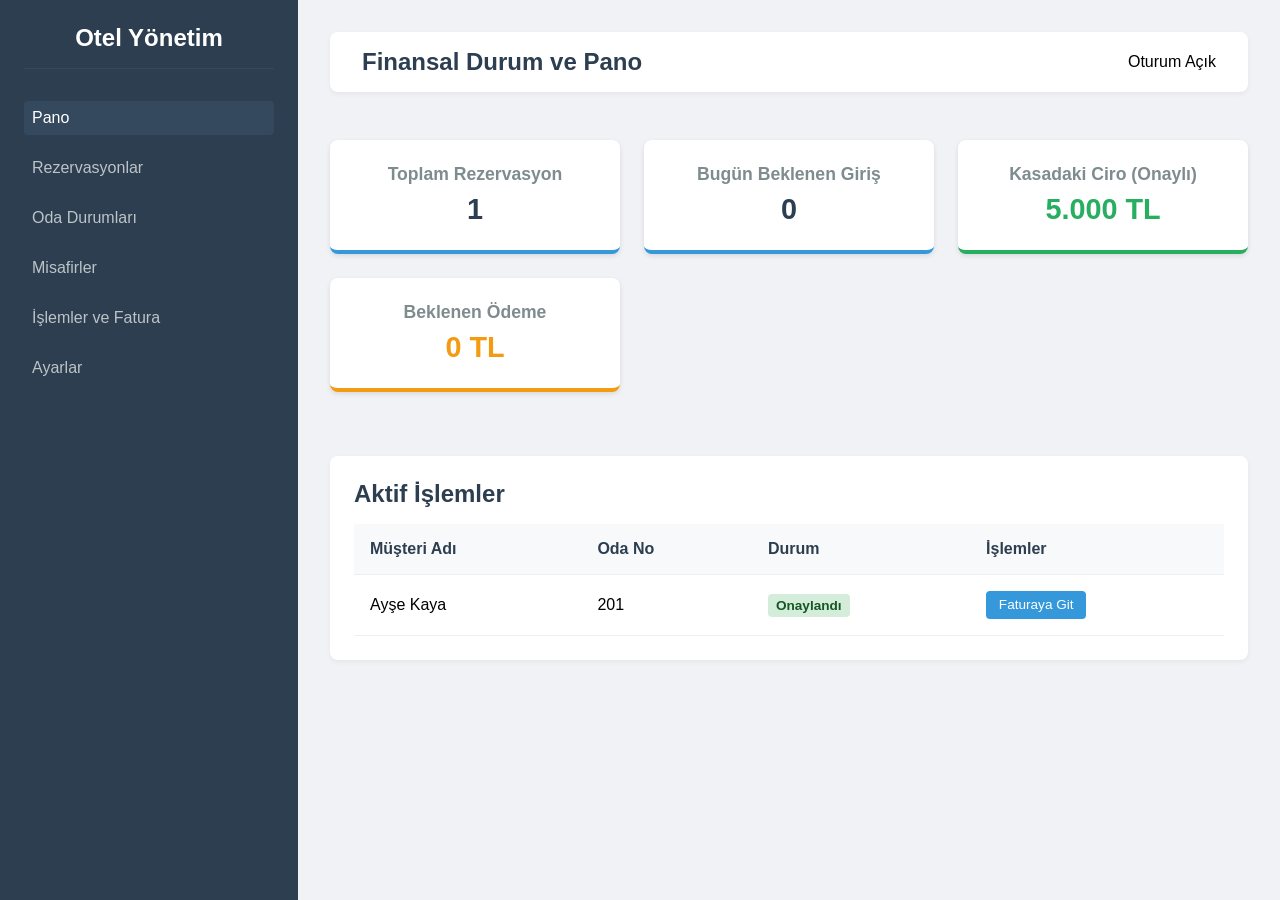
<file: OneDrive/Ekler/Masaüstü/otelotomasyonu_frontend/Otel-Otomasyonu/frontend/admin.html>
<!DOCTYPE html>
<html lang="tr">

<head>
    <meta charset="UTF-8">
    <meta name="viewport" content="width=device-width, initial-scale=1.0">
    <title>Yönetici Panosu</title>
    <link rel="stylesheet" href="admin.css">
    <style>
        .pano-ozet-izgarasi {
            display: grid;
            grid-template-columns: repeat(auto-fit, minmax(220px, 1fr));
            gap: 1.5rem;
            margin-bottom: 2rem;
            margin-top: 1rem;
        }

        .ozet-karti {
            background-color: white;
            padding: 1.5rem;
            border-radius: 8px;
            box-shadow: 0 2px 5px rgba(0, 0, 0, 0.1);
            text-align: center;
            border-bottom: 4px solid #3498db;
            transition: transform 0.3s;
        }

        .ozet-karti:hover {
            transform: translateY(-5px);
        }

        .ozet-karti h3 {
            margin: 0 0 0.5rem 0;
            color: #7f8c8d;
            font-size: 1.1rem;
        }

        .ozet-karti p {
            margin: 0;
            font-size: 1.8rem;
            font-weight: bold;
            color: #2c3e50;
        }

        /* Özel Renklendirmeler */
        .kasa-ciro {
            border-color: #27ae60;
        }

        .kasa-ciro p {
            color: #27ae60;
        }

        .bekleyen-ciro {
            border-color: #f39c12;
        }

        .bekleyen-ciro p {
            color: #f39c12;
        }
    </style>
</head>

<body>
    <div class="yonetici-kapsayici">
        <aside class="yan-menu">
            <div class="logo">Otel Yönetim</div>
            <nav>
                <ul>
                    <li><a href="admin.html" class="aktif">Pano</a></li>
                    <li><a href="admin-rezervasyonlar.html">Rezervasyonlar</a></li>
                    <li><a href="admin-odalar.html">Oda Durumları</a></li>
                    <li><a href="admin-misafirler.html">Misafirler</a></li>
                    <li><a href="admin-islemler.html">İşlemler ve Fatura</a></li>
                    <li><a href="admin-ayarlar.html">Ayarlar</a></li>
                </ul>
            </nav>
        </aside>

        <main class="ana-icerik">
            <header class="ust-bilgi">
                <h1>Finansal Durum ve Pano</h1>
                <div class="kullanici-bilgisi">Oturum Açık</div>
            </header>

            <!-- YENİ PATRON EKRANI (İSTATİSTİKLER) -->
            <div class="pano-ozet-izgarasi">
                <div class="ozet-karti">
                    <h3>Toplam Rezervasyon</h3>
                    <p id="toplamRezervasyon">0</p>
                </div>
                <div class="ozet-karti">
                    <h3>Bugün Beklenen Giriş</h3>
                    <p id="bugunGirisler">0</p>
                </div>
                <div class="ozet-karti kasa-ciro">
                    <h3>Kasadaki Ciro (Onaylı)</h3>
                    <p id="gunlukGelir">0 TL</p>
                </div>
                <div class="ozet-karti bekleyen-ciro">
                    <h3>Beklenen Ödeme</h3>
                    <p id="beklenenOdeme">0 TL</p>
                </div>
            </div>

            <section class="tablo-alani">
                <div class="tablo-baslik">
                    <h2>Aktif İşlemler</h2>
                </div>
                <table id="panoTablosu">
                    <thead>
                        <tr>
                            <th>Müşteri Adı</th>
                            <th>Oda No</th>
                            <th>Durum</th>
                            <th>İşlemler</th>
                        </tr>
                    </thead>
                    <tbody id="tabloGovdesi">
                        <!-- Veriler JS ile gelecek -->
                    </tbody>
                </table>
            </section>
        </main>
    </div>
    <script src="admin.js"></script>
</body>

</html>
</file>
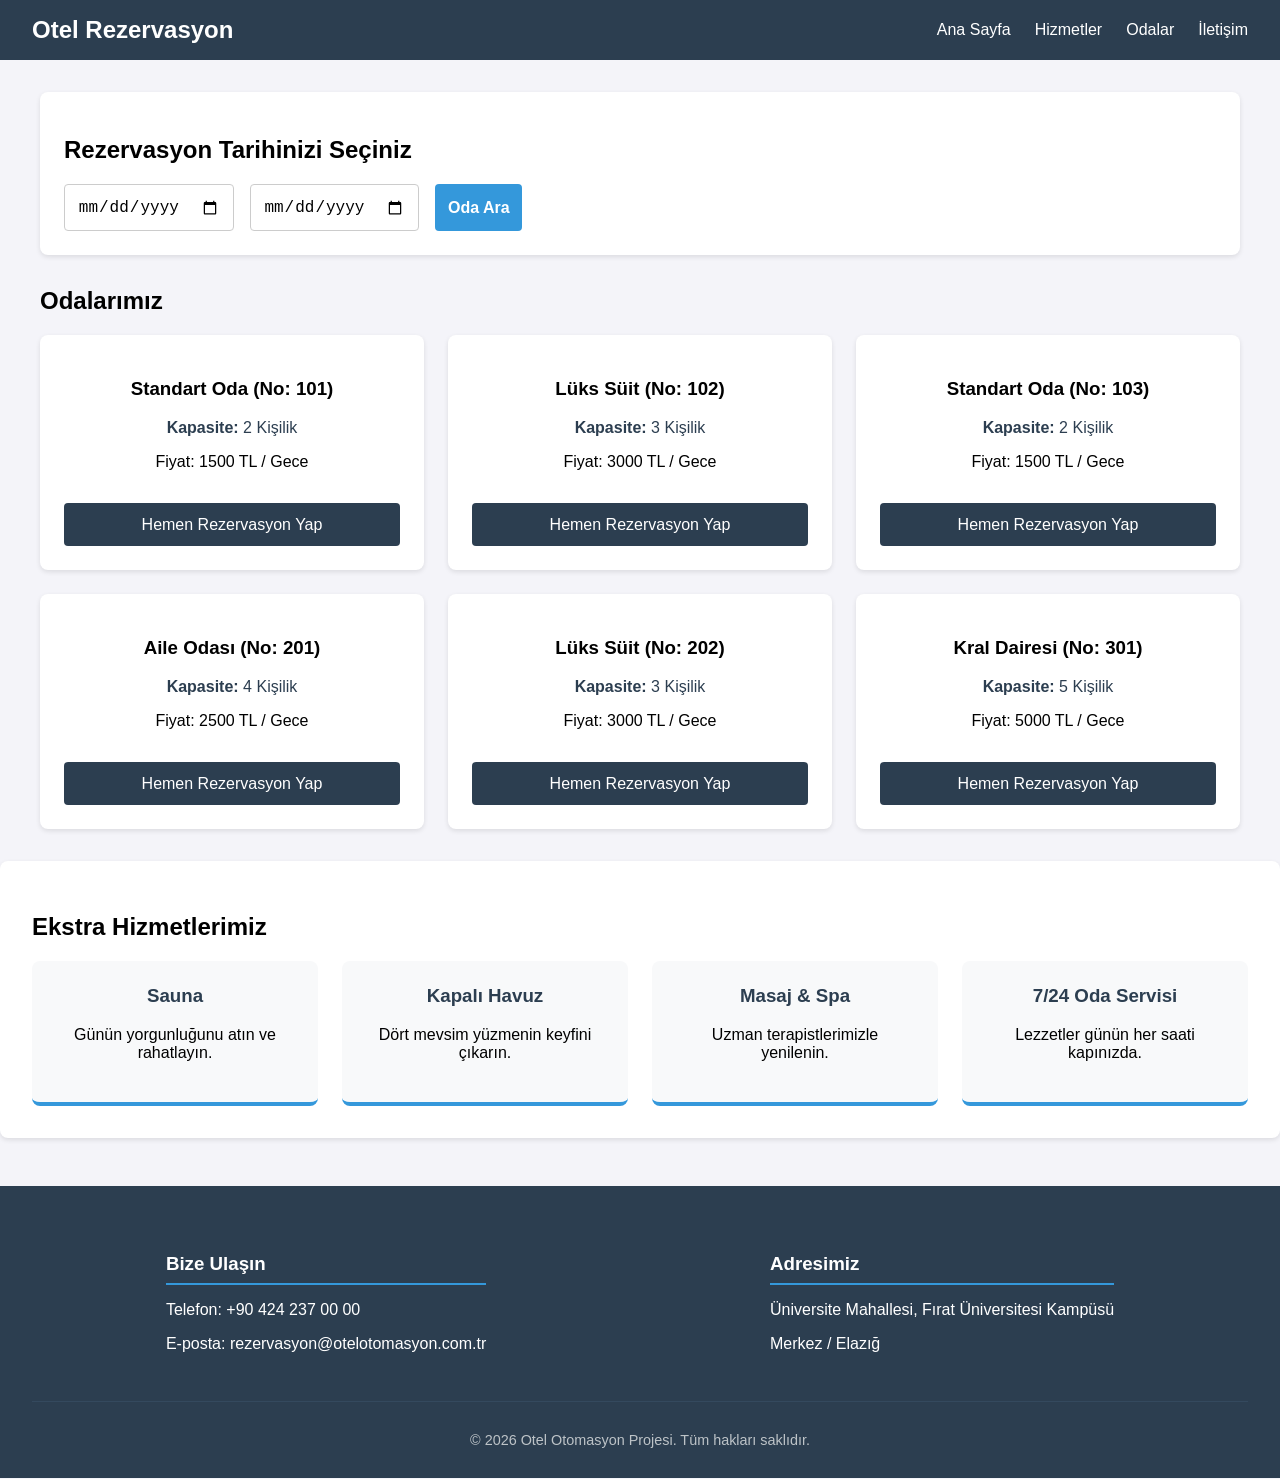
<file: OneDrive/Ekler/Masaüstü/otelotomasyonu_frontend/Otel-Otomasyonu/frontend/rezervasyon.html>
<!DOCTYPE html>
<html lang="tr">

<head>
    <meta charset="UTF-8">
    <meta name="viewport" content="width=device-width, initial-scale=1.0">
    <title>Rezervasyon Yap</title>
    <link rel="stylesheet" href="stil.css">
    <style>
        .form-kapsayici {
            background-color: white;
            padding: 2rem;
            border-radius: 8px;
            box-shadow: 0 2px 5px rgba(0, 0, 0, 0.1);
            max-width: 500px;
            margin: 2rem auto;
        }

        .form-grubu {
            margin-bottom: 1.5rem;
            display: flex;
            flex-direction: column;
            gap: 0.5rem;
        }

        .form-grubu input {
            padding: 0.8rem;
            border: 1px solid #ccc;
            border-radius: 4px;
            font-size: 1rem;
        }

        .gonder-butonu {
            background-color: #2c3e50;
            color: white;
            border: none;
            padding: 1rem;
            font-size: 1.1rem;
            border-radius: 4px;
            cursor: pointer;
            width: 100%;
        }

        .tarih-grubu {
            display: flex;
            gap: 1rem;
        }

        .tarih-grubu .form-grubu {
            flex: 1;
        }
    </style>
</head>

<body>
    <header>
        <div class="logo">Otel Otomasyon Projesi</div>
        <nav>
            <ul>
                <li><a href="index.html">Ana Sayfa</a></li>
                <li><a href="index.html">Odalar</a></li>
            </ul>
        </nav>
    </header>

    <main>
        <div class="form-kapsayici">
            <h2 id="seciliOdaBasligi">Oda Rezervasyonu</h2>
            <p>Lütfen rezervasyon işlemini tamamlamak için bilgilerinizi giriniz.</p>

            <form id="detayliRezervasyonFormu">
                <div class="form-grubu">
                    <label for="isim">Adınız:</label>
                    <input type="text" id="isim" required>
                </div>
                <div class="form-grubu">
                    <label for="soyisim">Soyadınız:</label>
                    <input type="text" id="soyisim" required>
                </div>
                <div class="form-grubu">
                    <label for="telefon">Telefon Numaranız:</label>
                    <input type="tel" id="telefon" required>
                </div>

                <!-- YENİ EKLENEN KİŞİ SAYISI ALANI -->
                <div class="form-grubu">
                    <label for="kisiSayisi">Kişi Sayısı:</label>
                    <input type="number" id="kisiSayisi" min="1" max="5" value="1" required>
                </div>

                <div class="tarih-grubu">
                    <div class="form-grubu">
                        <label for="girisTarihi">Giriş Tarihi:</label>
                        <input type="date" id="girisTarihi" required>
                    </div>
                    <div class="form-grubu">
                        <label for="cikisTarihi">Çıkış Tarihi:</label>
                        <input type="date" id="cikisTarihi" required>
                    </div>
                </div>

                <button type="submit" class="gonder-butonu">Rezervasyonu Tamamla</button>
            </form>
        </div>

        <button type="submit" class="gonder-butonu">Rezervasyonu Tamamla</button>
        </form>
        </div>
    </main>

    <script src="rezervasyon.js"></script>
</body>

</html>
</file>
<file: OneDrive/Ekler/Masaüstü/otelotomasyonu_frontend/Otel-Otomasyonu/frontend/stil.css>
body {
    font-family: Arial, sans-serif;
    margin: 0;
    padding: 0;
    background-color: #f4f4f9;
}

header {
    background-color: #2c3e50;
    color: white;
    padding: 1rem 2rem;
    display: flex;
    justify-content: space-between;
    align-items: center;
    position: sticky;
    top: 0;
    z-index: 100;
}

header .logo {
    font-size: 1.5rem;
    font-weight: bold;
}

nav ul {
    list-style: none;
    margin: 0;
    padding: 0;
    display: flex;
    gap: 1.5rem;
}

nav a {
    color: white;
    text-decoration: none;
}

main {
    padding: 2rem;
    max-width: 1200px;
    margin: 0 auto;
}

.arama-kismi {
    background-color: white;
    padding: 1.5rem;
    border-radius: 8px;
    box-shadow: 0 2px 5px rgba(0, 0, 0, 0.1);
    margin-bottom: 2rem;
}

#aramaFormu {
    display: flex;
    gap: 1rem;
}

#aramaFormu input,
#aramaFormu button {
    padding: 0.8rem;
    font-size: 1rem;
    border: 1px solid #ccc;
    border-radius: 4px;
}

#aramaFormu button {
    background-color: #3498db;
    color: white;
    border: none;
    cursor: pointer;
    font-weight: bold;
}

.hizmetler-kismi {
    background-color: white;
    padding: 2rem;
    border-radius: 8px;
    box-shadow: 0 2px 5px rgba(0, 0, 0, 0.1);
    margin-bottom: 2rem;
}

.hizmet-izgarasi {
    display: grid;
    grid-template-columns: repeat(auto-fit, minmax(200px, 1fr));
    gap: 1.5rem;
    margin-top: 1rem;
}

.hizmet-karti {
    background-color: #f8f9fa;
    padding: 1.5rem;
    border-radius: 8px;
    text-align: center;
    border-bottom: 4px solid #3498db;
    transition: transform 0.3s;
}

.hizmet-karti:hover {
    transform: translateY(-5px);
}

.hizmet-karti h3 {
    color: #2c3e50;
    margin-top: 0;
}

.oda-izgarasi {
    display: grid;
    grid-template-columns: repeat(auto-fill, minmax(300px, 1fr));
    gap: 1.5rem;
}

.oda-karti {
    background-color: white;
    border-radius: 8px;
    overflow: hidden;
    box-shadow: 0 2px 5px rgba(0, 0, 0, 0.1);
    padding: 1.5rem;
    text-align: center;
}

.oda-karti button {
    background-color: #2c3e50;
    color: white;
    border: none;
    padding: 0.8rem 1rem;
    margin-top: 1rem;
    cursor: pointer;
    border-radius: 4px;
    width: 100%;
    font-size: 1rem;
}

footer {
    background-color: #2c3e50;
    color: white;
    padding: 3rem 2rem 1rem 2rem;
    margin-top: 3rem;
}

.footer-icerik {
    max-width: 1200px;
    margin: 0 auto;
    display: flex;
    justify-content: space-around;
    flex-wrap: wrap;
    gap: 2rem;
}

.footer-sutun h3 {
    border-bottom: 2px solid #3498db;
    padding-bottom: 0.5rem;
    margin-bottom: 1rem;
}

.footer-alt {
    text-align: center;
    margin-top: 2rem;
    padding-top: 1rem;
    border-top: 1px solid #34495e;
    font-size: 0.9rem;
    color: #bdc3c7;
}
</file>
<file: OneDrive/Ekler/Masaüstü/otelotomasyonu_frontend/Otel-Otomasyonu/frontend/admin.css>
body {
    font-family: Arial, sans-serif;
    margin: 0;
    padding: 0;
    background-color: #f0f2f5;
}

.yonetici-kapsayici {
    display: flex;
    min-height: 100vh;
}

.yan-menu {
    width: 250px;
    background-color: #2c3e50;
    color: white;
    padding: 1.5rem;
}

.yan-menu .logo {
    font-size: 1.5rem;
    font-weight: bold;
    margin-bottom: 2rem;
    text-align: center;
    padding-bottom: 1rem;
    border-bottom: 1px solid #34495e;
}

.yan-menu ul {
    list-style: none;
    padding: 0;
    margin: 0;
}

.yan-menu li {
    margin-bottom: 1rem;
}

.yan-menu a {
    color: #bdc3c7;
    text-decoration: none;
    display: block;
    padding: 0.5rem;
    border-radius: 4px;
}

.yan-menu a:hover,
.yan-menu a.aktif {
    background-color: #34495e;
    color: white;
}

.ana-icerik {
    flex: 1;
    padding: 2rem;
    display: flex;
    flex-direction: column;
    gap: 2rem;
}

.ust-bilgi {
    display: flex;
    justify-content: space-between;
    align-items: center;
    background-color: white;
    padding: 1rem 2rem;
    border-radius: 8px;
    box-shadow: 0 2px 5px rgba(0, 0, 0, 0.05);
}

.ust-bilgi h1 {
    margin: 0;
    font-size: 1.5rem;
    color: #2c3e50;
}

.istatistikler {
    display: flex;
    gap: 1.5rem;
}

.kart {
    flex: 1;
    background-color: white;
    padding: 1.5rem;
    border-radius: 8px;
    box-shadow: 0 2px 5px rgba(0, 0, 0, 0.05);
    text-align: center;
}

.kart h3 {
    margin: 0 0 0.5rem 0;
    color: #7f8c8d;
    font-size: 1rem;
}

.kart p {
    margin: 0;
    font-size: 2rem;
    font-weight: bold;
    color: #2c3e50;
}

.tablo-alani {
    background-color: white;
    padding: 1.5rem;
    border-radius: 8px;
    box-shadow: 0 2px 5px rgba(0, 0, 0, 0.05);
}

.tablo-baslik h2 {
    margin: 0 0 1rem 0;
    color: #2c3e50;
}

table {
    width: 100%;
    border-collapse: collapse;
}

th,
td {
    padding: 1rem;
    text-align: left;
    border-bottom: 1px solid #ecf0f1;
}

th {
    background-color: #f8f9fa;
    color: #2c3e50;
    font-weight: bold;
}

.durum-etiketi {
    padding: 0.25rem 0.5rem;
    border-radius: 4px;
    font-size: 0.85rem;
    font-weight: bold;
}

.giris-yapti {
    background-color: #d4edda;
    color: #155724;
}

.bekleniyor {
    background-color: #fff3cd;
    color: #856404;
}

.islem-butonu {
    background-color: #3498db;
    color: white;
    border: none;
    padding: 0.4rem 0.8rem;
    border-radius: 4px;
    cursor: pointer;
    font-size: 0.85rem;
}
</file>
